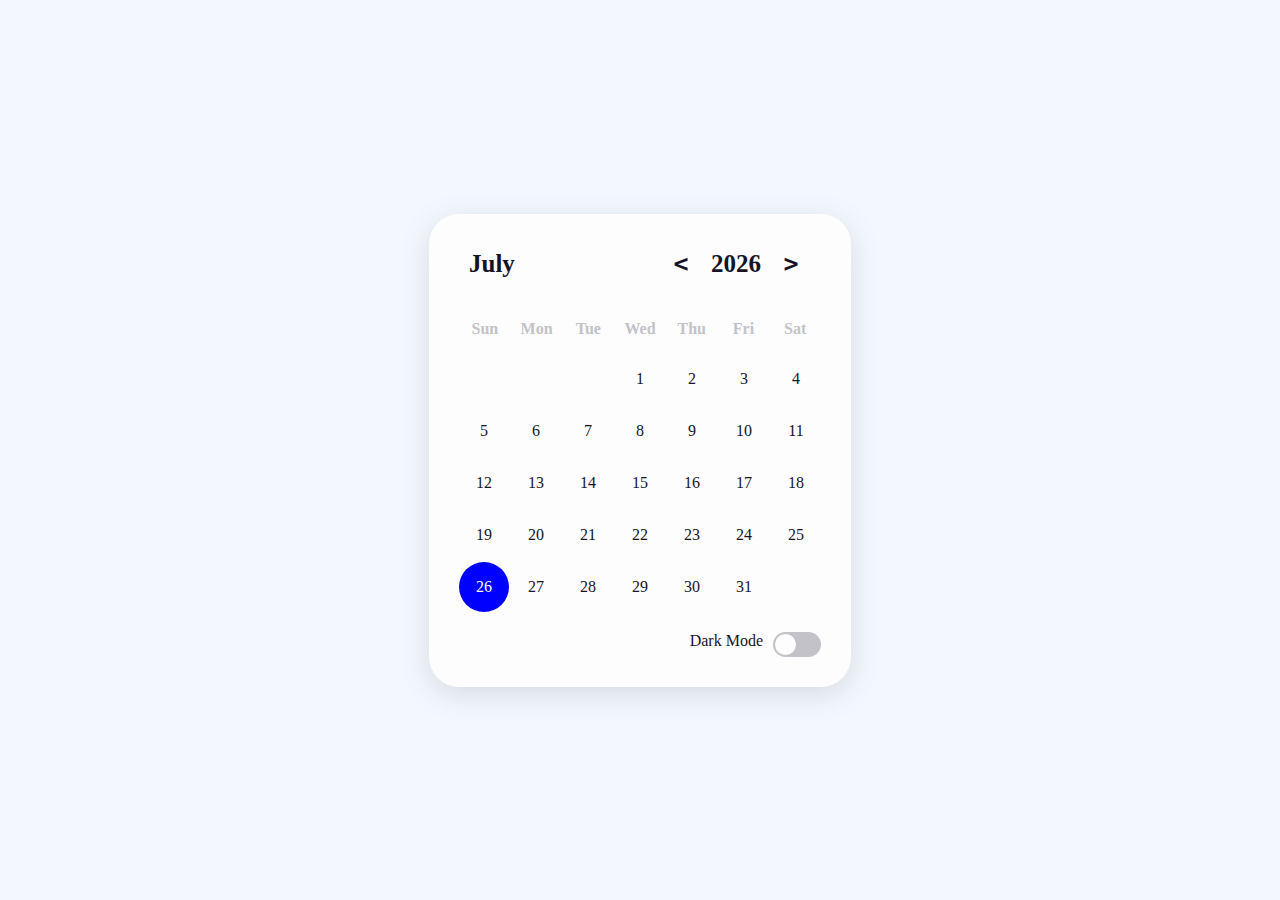
<file: Mini Projects/Advanced Calendar/index.html>
<!DOCTYPE html>
<html lang="en">
<head>
    <meta charset="UTF-8">
    <meta name="viewport" content="width=device-width, initial-scale=1.0">
    <title>
        Calendar
    </title>
    <link rel="stylesheet" href="app.css">
</head>
<body class="light">
    <div class="calendar">
        <div class="calendar-header">
            <span class="month-picker" id="month-picker">February</span>
            <div class="year-picker">
                <span class="year-change" id="prev-year">
                    <pre><</pre>
                </span>
                <span id="year">2021</span>
                <span class="year-change" id="next-year">
                    <pre>></pre>
                </span>
            </div>
        </div>
        <div class="calendar-body">
            <div class="calendar-week-day">
                <div>Sun</div>
                <div>Mon</div>
                <div>Tue</div>
                <div>Wed</div>
                <div>Thu</div>
                <div>Fri</div>
                <div>Sat</div>
            </div>
            <div class="calendar-days"></div>
        </div>
        <div class="calendar-footer">
            <div class="toggle">
                <span>Dark Mode</span>
                <div class="dark-mode-switch">
                    <div class="dark-mode-switch-ident"></div>
                </div>
            </div>
        </div>
        <div class="month-list"></div>
    </div>
    <script src="app.js"></script>
</body>
</html>
</file>
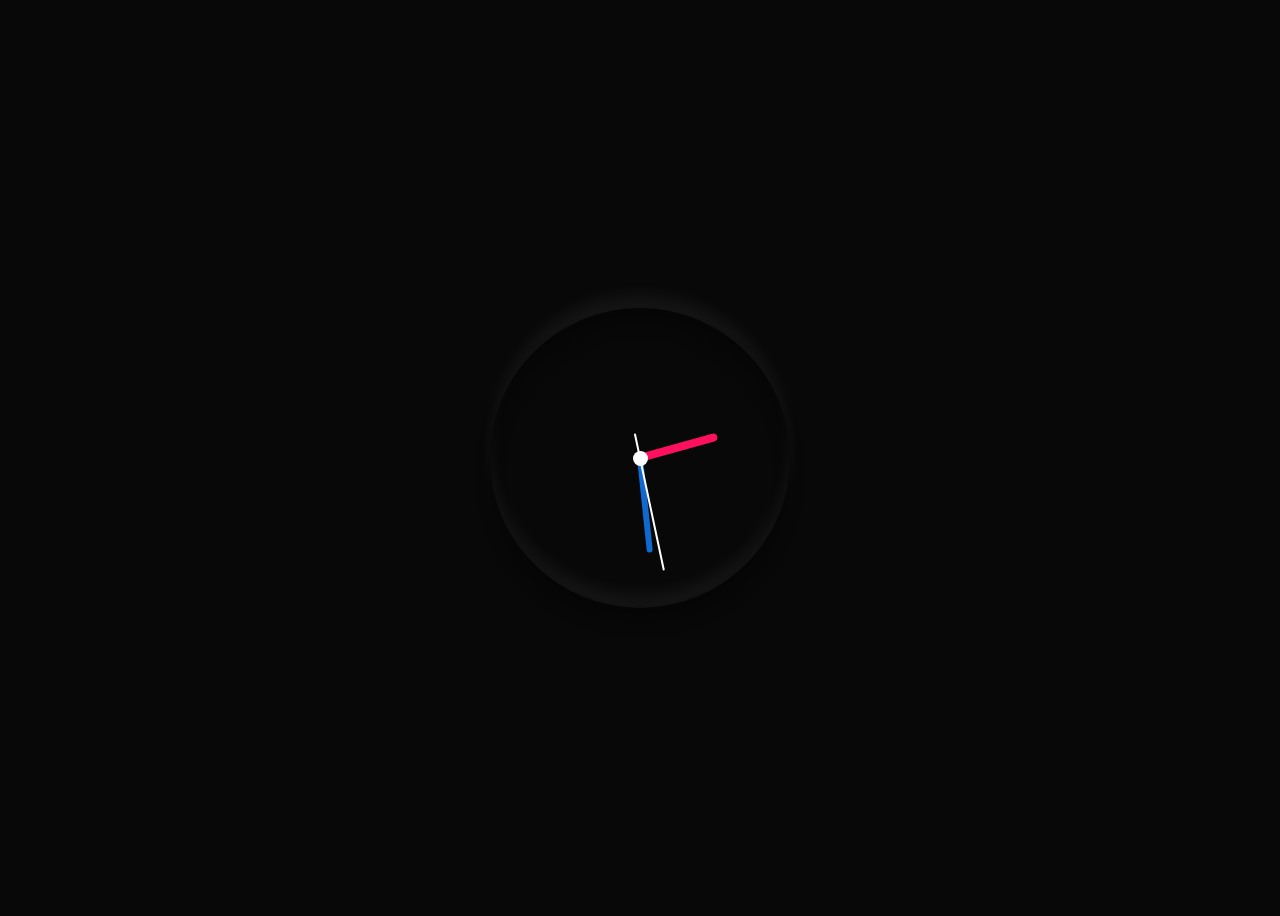
<file: Mini Projects/Analog Clock/index.html>
<!DOCTYPE html>
<html>
<head>
<meta name="viewport" content="width=device-width, initial-scale=1">
<link rel="stylesheet" href="style.css">
</head>
<body>
  <div class="clock">
   <div class="hour">
     <div class="hr" id="hr"></div>
   </div>
   <div class="min">
     <div class="mn" id="mn"></div>
   </div>
   <div class="sec">
     <div class="sc" id="sc"></div>
   </div>
 </div>
<script src="./analogclock.js"></script>

</body>
</html>
</file>
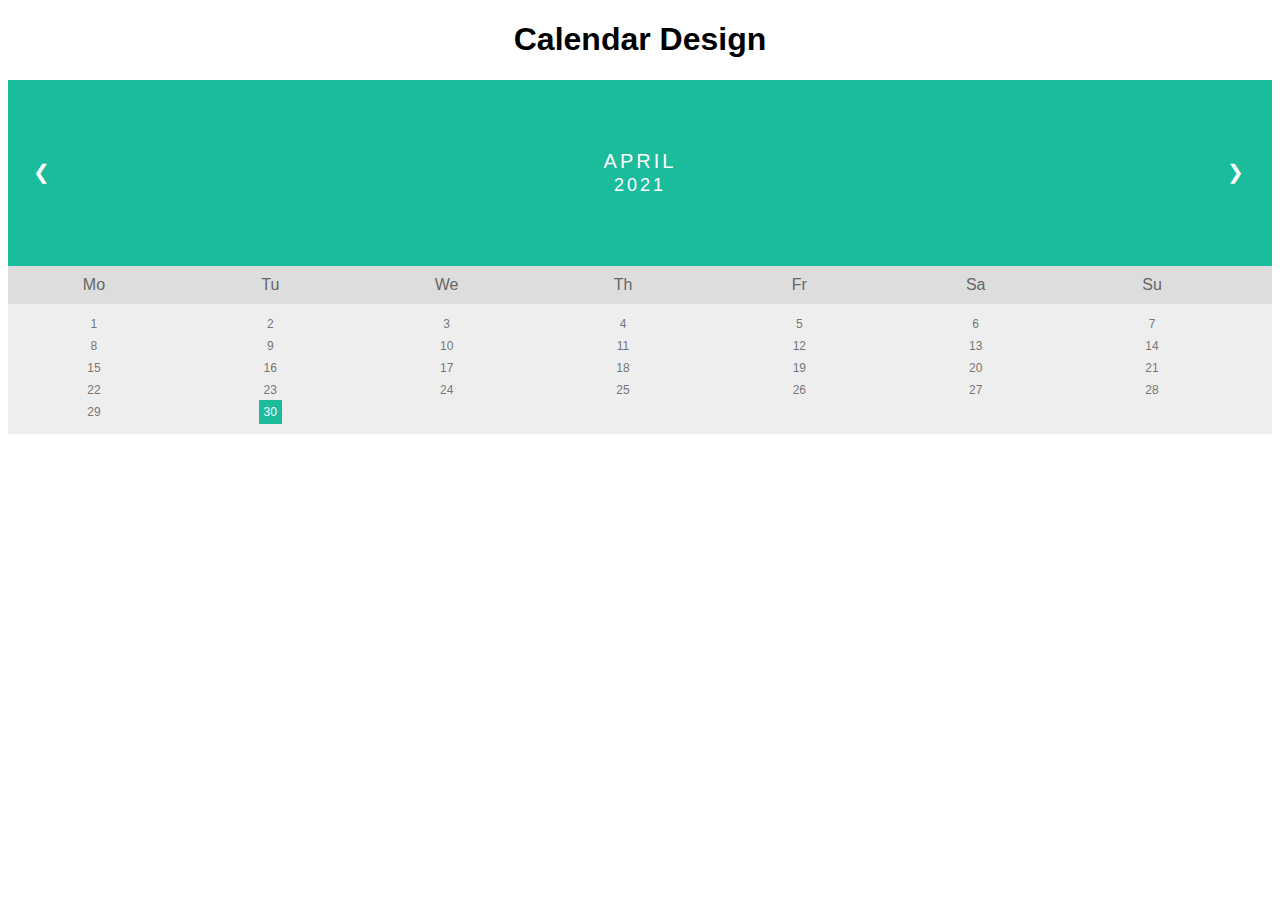
<file: Mini Projects/Basic Calendar/index.html>
<!DOCTYPE html>
<html>
<head>
    <title>Calendar</title>
    <link rel="stylesheet" href="./style.css">
</head>
<body>
<center><h1>Calendar Design</h1></center>
<div class="month">      
  <ul>
    <li class="prev">&#10094;</li>
    <li class="next">&#10095;</li>
    <li>
      April<br>
      <span style="font-size:18px">2021</span>
    </li>
  </ul>
</div>
<ul class="weekdays">
  <li>Mo</li>
  <li>Tu</li>
  <li>We</li>
  <li>Th</li>
  <li>Fr</li>
  <li>Sa</li>
  <li>Su</li>
</ul>
<ul class="days">  
  <li>1</li>
  <li>2</li>
  <li>3</li>
  <li>4</li>
  <li>5</li>
  <li>6</li>
  <li>7</li>
  <li>8</li>
  <li>9</li>
  <li>10</li>
  <li>11</li>
  <li>12</li>
  <li>13</li>
  <li>14</li>
  <li>15</li>
  <li>16</li>
  <li>17</li>
  <li>18</li>
  <li>19</li>
  <li>20</li>
  <li>21</li>
  <li>22</li>
  <li>23</li>
  <li>24</li>
  <li>25</li>
  <li>26</li>
  <li>27</li>
  <li>28</li>
  <li>29</li>
  <li><span class="active">30</span></li>
</ul>
</body>
</html>
</file>
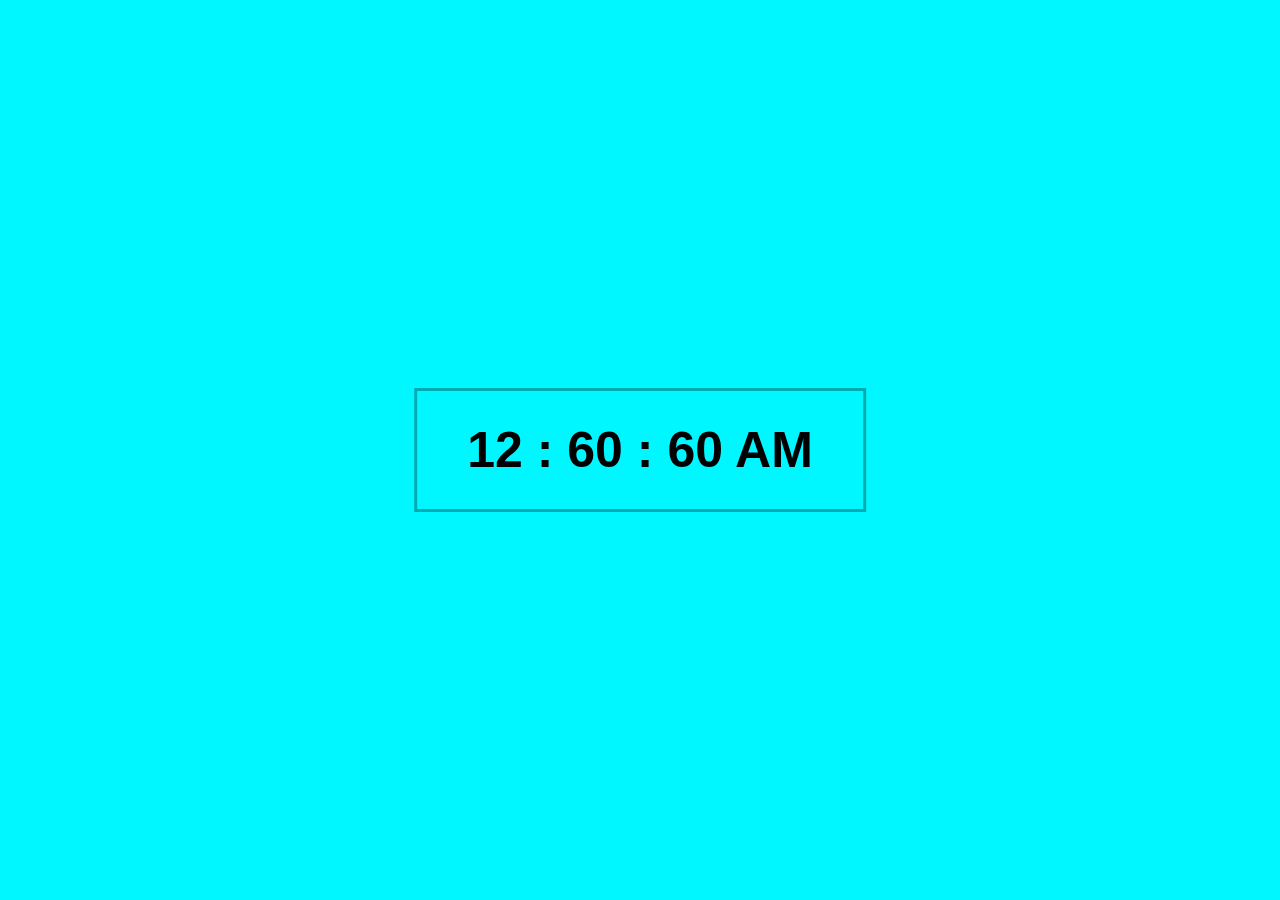
<file: Mini Projects/Basic Clock/index.html>
<!doctype html>
<html lang="en">
  <head>
    <!-- Required meta tags -->
    <meta charset="utf-8">
    <meta name="viewport" content="width=device-width, initial-scale=1">

    <!-- Bootstrap CSS -->
    <link href="https://cdn.jsdelivr.net/npm/bootstrap@5.0.0-beta3/dist/css/bootstrap.min.css" rel="stylesheet" integrity="sha384-eOJMYsd53ii+scO/bJGFsiCZc+5NDVN2yr8+0RDqr0Ql0h+rP48ckxlpbzKgwra6" crossorigin="anonymous">
    <link rel="stylesheet" href="./style.css">
    <title>JS Clock</title>
  </head>
  <body>
    <div class="container">
		<div class="clock">
			<h1 class="font">

				<span id="hours">12</span>
				<span>:</span>
				<span id="minutes">60</span>
				<span>:</span>
				<span id="seconds">60</span>
				<span id="am-or-pm">AM</span>
			</h1>
		</div>
	</div>
    <script src="./clock.js"></script>
  </body>
</html>
</file>
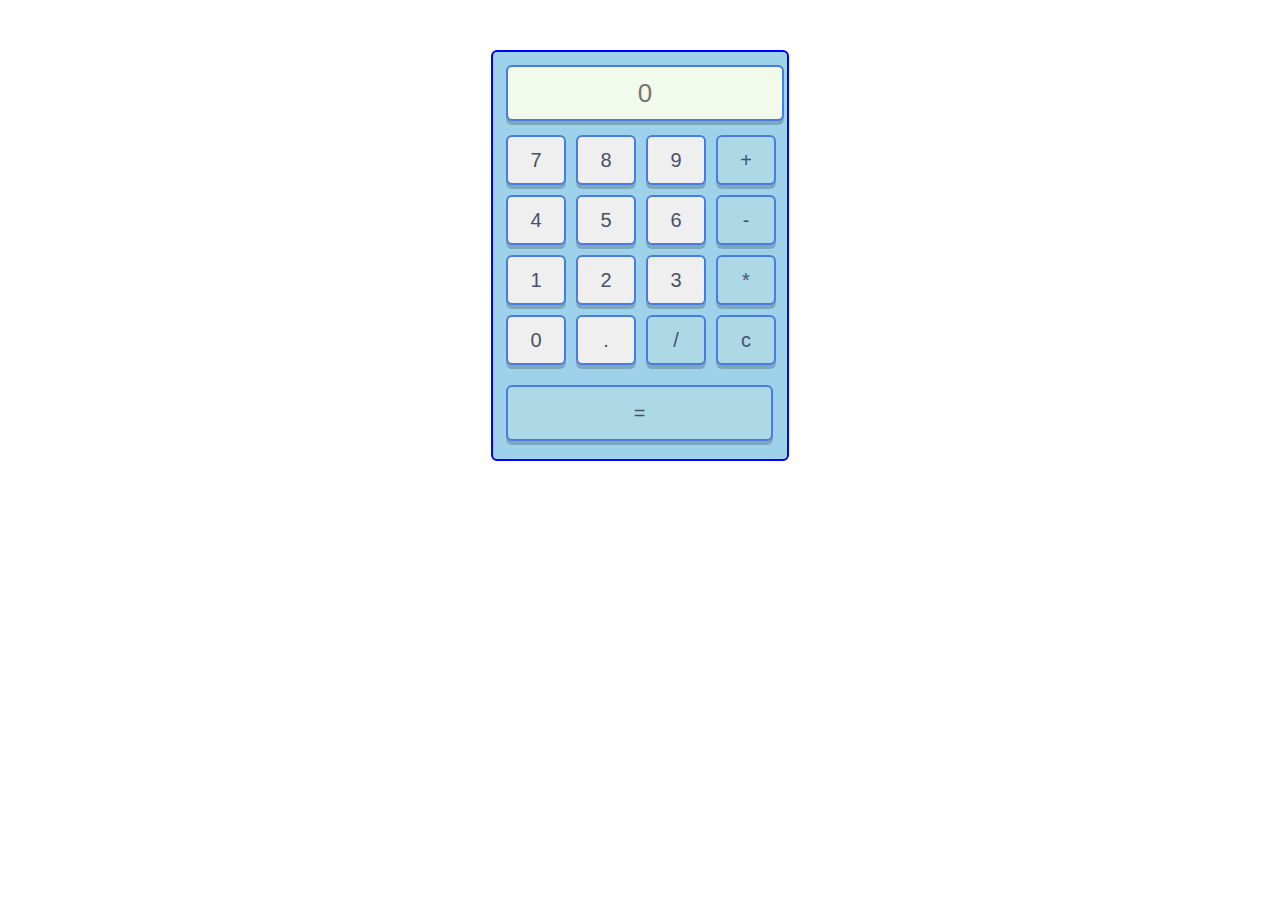
<file: Mini Projects/Calculator/index.html>
<!DOCTYPE html>
<html lang="en">
<head>
    <meta charset="UTF-8">
    <meta http-equiv="X-UA-Compatible" content="IE=edge">
    <meta name="viewport" content="width=device-width, initial-scale=1.0">
    <title>Document</title>
    <link rel="stylesheet" href="./style.css">
</head>
<body>
   <form name="calc">
    <table class="calc11">
        <tr>
            <td>
                <input type="text" name="input" size="16" id="answer" placeholder="0">
                <br>
            </td>
        </tr>
        <tr>
            <td>
                <input type="button" name="seven" value="  7  " onclick="calc.input.value += '7'">
                <input type="button" name="eight" value="  8  " onclick="calc.input.value += '8'">
                <input type="button" name="nine" value="  9  " onclick="calc.input.value += '9'">
                <input type="button" class="operator" name="plus" value="  +  " onclick="calc.input.value += ' + '">
                <br>
                <input type="button" name="four" value="  4  " onclick="calc.input.value += '4'">
                <input type="button" name="five" value="  5  " onclick="calc.input.value += '5'">
                <input type="button" name="six" value="  6  " onclick="calc.input.value += '6'">
                <input type="button" class="operator" name="minus" value="  -  " onclick="calc.input.value += ' - '">
                <br>
                <input type="button" name="one" value="  1  " onclick="calc.input.value += '1'">
                <input type="button" name="two" value="  2  " onclick="calc.input.value += '2'">
                <input type="button" name="three" value="  3  " onclick="calc.input.value += '3'">
                <input type="button" class="operator" name="times" value="  *  " onclick="calc.input.value += ' * '">
                <br>
                <input type="button" name="zero" value="  0  " onclick="calc.input.value += '0'">
                <input type="button" name="doit" value="  .  " onclick="calc.input.value += '.'">
                <input type="button" class="operator" name="div" value="  /  " onclick="calc.input.value += ' / '">
                <input type="button" id="clear" name="clear" value="  c  " onclick="calc.input.value = ''">
                <br>
                <!-- <center> -->
                <input type="button1" id="submit" name="doit" value="  =  " onclick="calc.input.value = eval(calc.input.value)">
            </td>
        </tr>
    </table>
</form> 
</body>
</html>
</file>
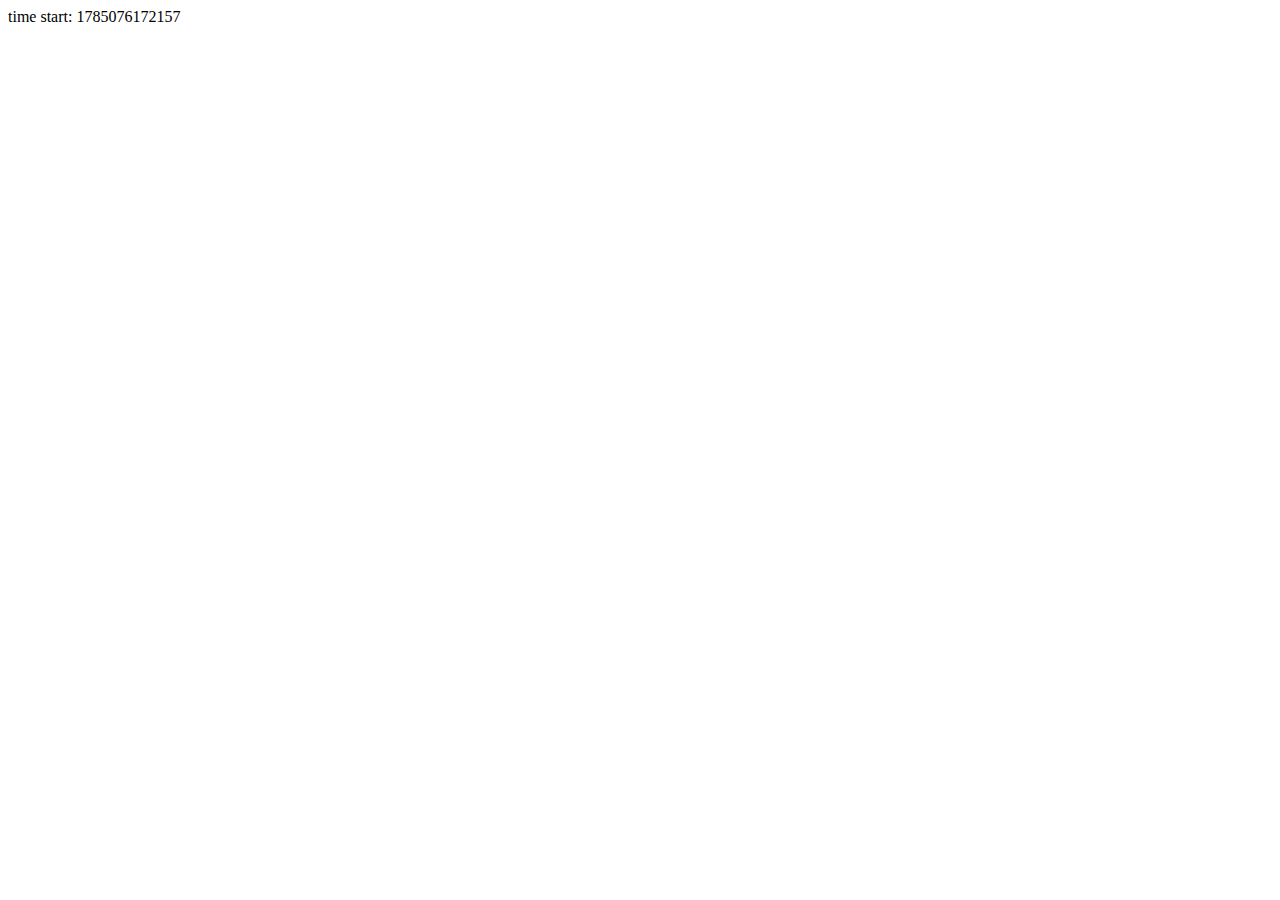
<file: Practice/speed.html>
<!DOCTYPE html>
<html>
	<head>
		<title>
		To detect network speed using JavaScript
		</title>
	</head>
	<body>
		<script type="text/javascript">
			var userImageLink =
"https://media.geeksforgeeks.org/wp-content/cdn-uploads/20200714180638/CIP_Launch-banner.png";
			var time_start, end_time;
			
			// The size in bytes
			var downloadSize = 5616998;
			var downloadImgSrc = new Image();

			downloadImgSrc.onload = function () {
				end_time = new Date().getTime();
				displaySpeed();
			};
			time_start = new Date().getTime();
			downloadImgSrc.src = userImageLink;
			document.write("time start: " + time_start);
			document.write("<br>");

			function displaySpeed() {
				var timeDuration = (end_time - time_start) / 1000;
				var loadedBits = downloadSize * 8;
				
				/* Converts a number into string
				using toFixed(2) rounding to 2 */
				var bps = (loadedBits / timeDuration).toFixed(2);
				var speedInKbps = (bps / 1024).toFixed(2);
				var speedInMbps = (speedInKbps / 1024).toFixed(2);
				alert("Your internet connection speed is: \n"
					+ bps + " bps\n" + speedInKbps
					+ " kbps\n" + speedInMbps + " Mbps\n");
			}
		</script>
	</body>
</html>
</file>
<file: Mini Projects/Advanced Calendar/app.css>
:root {
    --dark-body: #4d4c5a;
    --dark-main: #141529;
    --dark-second: #79788c;
    --dark-hover: #323048;
    --dark-text: #f8fbff;

    --light-body: #f3f8fe;
    --light-main: #fdfdfd;
    --light-second: #c3c2c8;
    --light-hover: #edf0f5;
    --light-text: #151426;

    --blue: #0000ff;
    --white: #fff;

    --shadow: rgba(100, 100, 111, 0.2) 0px 7px 29px 0px;

    --font-family: cursive;
}

.dark {
    --bg-body: var(--dark-body);
    --bg-main: var(--dark-main);
    --bg-second: var(--dark-second);
    --color-hover: var(--dark-hover);
    --color-txt: var(--dark-text);
}

.light {
    --bg-body: var(--light-body);
    --bg-main: var(--light-main);
    --bg-second: var(--light-second);
    --color-hover: var(--light-hover);
    --color-txt: var(--light-text);
}

* {
    padding: 0;
    margin: 0;
    box-sizing: border-box;
}

html,
body {
    height: 100vh;
    display: grid;
    place-items: center;
    font-family: var(--font-family);
    background-color: var(--bg-body);
}

.calendar {
    height: max-content;
    width: max-content;
    background-color: var(--bg-main);
    border-radius: 30px;
    padding: 20px;
    position: relative;
    overflow: hidden;
    /* transform: scale(1.25); */
}

.light .calendar {
    box-shadow: var(--shadow);
}

.calendar-header {
    display: flex;
    justify-content: space-between;
    align-items: center;
    font-size: 25px;
    font-weight: 600;
    color: var(--color-txt);
    padding: 10px;
}

.calendar-body {
    padding: 10px;
}

.calendar-week-day {
    height: 50px;
    display: grid;
    grid-template-columns: repeat(7, 1fr);
    font-weight: 600;
}

.calendar-week-day div {
    display: grid;
    place-items: center;
    color: var(--bg-second);
}

.calendar-days {
    display: grid;
    grid-template-columns: repeat(7, 1fr);
    gap: 2px;
    color: var(--color-txt);
}

.calendar-days div {
    width: 50px;
    height: 50px;
    display: flex;
    align-items: center;
    justify-content: center;
    padding: 5px;
    position: relative;
    cursor: pointer;
    animation: to-top 1s forwards;
    /* border-radius: 50%; */
}

.calendar-days div span {
    position: absolute;
}

.calendar-days div:hover span {
    transition: width 0.2s ease-in-out, height 0.2s ease-in-out;
}

.calendar-days div span:nth-child(1),
.calendar-days div span:nth-child(3) {
    width: 2px;
    height: 0;
    background-color: var(--color-txt);
}

.calendar-days div:hover span:nth-child(1),
.calendar-days div:hover span:nth-child(3) {
    height: 100%;
}

.calendar-days div span:nth-child(1) {
    bottom: 0;
    left: 0;
}

.calendar-days div span:nth-child(3) {
    top: 0;
    right: 0;
}

.calendar-days div span:nth-child(2),
.calendar-days div span:nth-child(4) {
    width: 0;
    height: 2px;
    background-color: var(--color-txt);
}

.calendar-days div:hover span:nth-child(2),
.calendar-days div:hover span:nth-child(4) {
    width: 100%;
}

.calendar-days div span:nth-child(2) {
    top: 0;
    left: 0;
}

.calendar-days div span:nth-child(4) {
    bottom: 0;
    right: 0;
}

.calendar-days div:hover span:nth-child(2) {
    transition-delay: 0.2s;
}

.calendar-days div:hover span:nth-child(3) {
    transition-delay: 0.4s;
}

.calendar-days div:hover span:nth-child(4) {
    transition-delay: 0.6s;
}

.calendar-days div.curr-date,
.calendar-days div.curr-date:hover {
    background-color: var(--blue);
    color: var(--white);
    border-radius: 50%;
}

.calendar-days div.curr-date span {
    display: none;
}

.month-picker {
    padding: 5px 10px;
    border-radius: 10px;
    cursor: pointer;
}

.month-picker:hover {
    background-color: var(--color-hover);
}

.year-picker {
    display: flex;
    align-items: center;
}

.year-change {
    height: 40px;
    width: 40px;
    border-radius: 50%;
    display: grid;
    place-items: center;
    margin: 0 10px;
    cursor: pointer;
}

.year-change:hover {
    background-color: var(--color-hover);
}

.calendar-footer {
    padding: 10px;
    display: flex;
    justify-content: flex-end;
    align-items: center;
}

.toggle {
    display: flex;
}

.toggle span {
    margin-right: 10px;
    color: var(--color-txt);
}

.dark-mode-switch {
    position: relative;
    width: 48px;
    height: 25px;
    border-radius: 14px;
    background-color: var(--bg-second);
    cursor: pointer;
}

.dark-mode-switch-ident {
    width: 21px;
    height: 21px;
    border-radius: 50%;
    background-color: var(--bg-main);
    position: absolute;
    top: 2px;
    left: 2px;
    transition: left 0.2s ease-in-out;
}

.dark .dark-mode-switch .dark-mode-switch-ident {
    top: 2px;
    left: calc(2px + 50%);
}

.month-list {
    position: absolute;
    width: 100%;
    height: 100%;
    top: 0;
    left: 0;
    background-color: var(--bg-main);
    padding: 20px;
    grid-template-columns: repeat(3, auto);
    gap: 5px;
    display: grid;
    transform: scale(1.5);
    visibility: hidden;
    pointer-events: none;
}

.month-list.show {
    transform: scale(1);
    visibility: visible;
    pointer-events: visible;
    transition: all 0.2s ease-in-out;
}

.month-list > div {
    display: grid;
    place-items: center;
}

.month-list > div > div {
    width: 100%;
    padding: 5px 20px;
    border-radius: 10px;
    text-align: center;
    cursor: pointer;
    color: var(--color-txt);
}

.month-list > div > div:hover {
    background-color: var(--color-hover);
}

@keyframes to-top {
    0% {
        transform: translateY(100%);
        opacity: 0;
    }
    100% {
        transform: translateY(0);
        opacity: 1;
    }
}
</file>
<file: Mini Projects/Analog Clock/style.css>
body {
    display: flex;
    justify-content: center;
    align-items: center;
    height: 100vh;
    background-color: #080808;
  }
  
  .clock {
    width: 300px;
    height: 300px;
    border-radius: 50%;
    background-image: url("https://i.postimg.cc/hjVspvcJ/clock.png");
    background-size: cover;
    display: flex;
    justify-content: center;
    align-items: center;
    box-shadow: 0 -15px 15px rgba(255, 255, 255, 0.05),
      inset 0 -15px 15px rgba(255, 255, 255, 0.05), 0 15px 15px rgba(0, 0, 0, 0.3),
      inset 0 15px 15px rgba(0, 0, 0, 0.3);
  }
  
  .clock::before {
    content: "";
    width: 15px;
    height: 15px;
    position: absolute;
    background-color: #fff;
    border-radius: 50%;
    z-index: 1000;
  }
  
  .hour,
  .min,
  .sec {
    position: absolute;
  }
  
  .hr {
    width: 160px;
    height: 160px;
  }
  
  .mn {
    width: 190px;
    height: 190px;
  }
  
  .sc {
    width: 230px;
    height: 230px;
  }
  
  .hr,
  .mn,
  .sc {
    display: flex;
    justify-content: center;
  }
  
  .hr::before {
    content: "";
    width: 8px;
    height: 80px;
    background-color: #ff105e;
    z-index: 100;
    border-radius: 5px;
  }
  
  .mn::before {
    content: "";
    width: 6px;
    height: 90px;
    background-color: rgb(15, 105, 207);
    z-index: 11;
    border-radius: 5px;
  }
  
  .sc::before {
    content: "";
    width: 2px;
    height: 140px;
    background-color: #fff;
    z-index: 10;
    border-radius: 5px;
  }
</file>
<file: Mini Projects/Basic Calendar/style.css>
* {box-sizing: border-box;}
ul {list-style-type: none;}
body {font-family: Verdana, sans-serif;}
.month {
  padding: 70px 25px;
  width: 100%;
  background: #1abc9c;
  text-align: center;
}
.month ul {
  margin: 0;
  padding: 0;
}
.month ul li {
  color: white;
  font-size: 20px;
  text-transform: uppercase;
  letter-spacing: 3px;
}
.month .prev {
  float: left;
  padding-top: 10px;
}
.month .next {
  float: right;
  padding-top: 10px;
}
.weekdays {
  margin: 0;
  padding: 10px 0;
  background-color: #ddd;
}
.weekdays li {
  display: inline-block;
  width: 13.6%;
  color: #666;
  text-align: center;
}
.days {
  padding: 10px 0;
  background: #eee;
  margin: 0;
}
.days li {
  list-style-type: none;
  display: inline-block;
  width: 13.6%;
  text-align: center;
  margin-bottom: 5px;
  font-size:12px;
  color: #777;
}
.days li .active {
  padding: 5px;
  background: #1abc9c;
  color: white !important
}
/* Add media queries for smaller screens */
/* @media screen and (max-width:720px) {
  .weekdays li, .days li {width: 13.1%;}
}
@media screen and (max-width: 420px) {
  .weekdays li, .days li {width: 12.5%;}
  .days li .active {padding: 2px;}
}
@media screen and (max-width: 290px) {
  .weekdays li, .days li {width: 12.2%;}
} */
</file>
<file: Mini Projects/Basic Clock/style.css>
body{
        background-color: #00f7ff;
    }
    .font{
			font-family:'Franklin Gothic Medium', 'Arial Narrow', Arial, sans-serif;
			font-size: 50px;
		}
		h1{
			margin: 0px;
			padding: 0px;
		}
		.clock{
			border: 3px solid rgba(0,0,0,0.3);
			padding: 30px 50px;
			position: absolute;
			top:50%;
			left:50%;
			transform: translate(-50%,-50%);
		}
</file>
<file: Mini Projects/Calculator/style.css>
body{
    background-color: white;
}
table{
    margin: auto;
    background-color: #9dd2ea;
    width: 295px;
    height: 325px;
    text-align: center;
    border-radius: 4px;
        margin-top:50px;
}
#calculator{
    position: absolute;
    max-width: 80%;
    left: 58%;
    top: 10%;
}
input{
    outline: 0;
    position: relative;
    left: 5px;
    top: 5px;
    border: 0;
    color: #495069;
    background-color: 4px;
    width: 60px;
    height: 50px;
    float: left;
    margin: 5px;
    font-size: 20px;
    box-shadow: 0 4px rgba(0,0,0,0.2);
}
input:hover{
    border: 0 solid #000;
    color: #495069;
    background-color: #7cda5f;
    border-radius: 4px;
    width: 60px;
    height: 50px;
    float: left;
    margin: 5px;
    font-size: 20px;
    box-shadow: 0 4px #644294;
}
input{
    border: solid 2px rgb(73, 123, 230);
    border-radius: 6px;
    margin: 5px;
}
#answer{
    width: 270px;
    font-size: 26px;
    text-align: center;
    background-color: #f1faeb;
    float: left;
}
#answer:hover{
    width: 270px;
    font-size: 26px;
    text-align: center;
    box-shadow: 0 4px rgba(0,0,0,0.2);
    background-color: #f1faeb;
}
.operator{
    background-color: lightblue;
    position: relative;
}
.operator:hover{
    background-color: #f56b6b;
    box-shadow: 0 4px #b7c259;
}
#clear{
    float: left;
    position: relative;
    display: block;
    background-color: lightblue;
    margin-bottom: 15px;
}
#clear:hover{
    float: left;
    display: block;
    background-color: #f297a0;
    margin-bottom: 15px;
    box-shadow: 0 4px #cc7f86;
}
.calc11{
    border: solid 2px blue;
    border-radius: 6px;
}
#submit{
    width: 90%;
    margin-bottom: 20px;
    text-align: center;
    background-color: lightblue;
}
</file>
